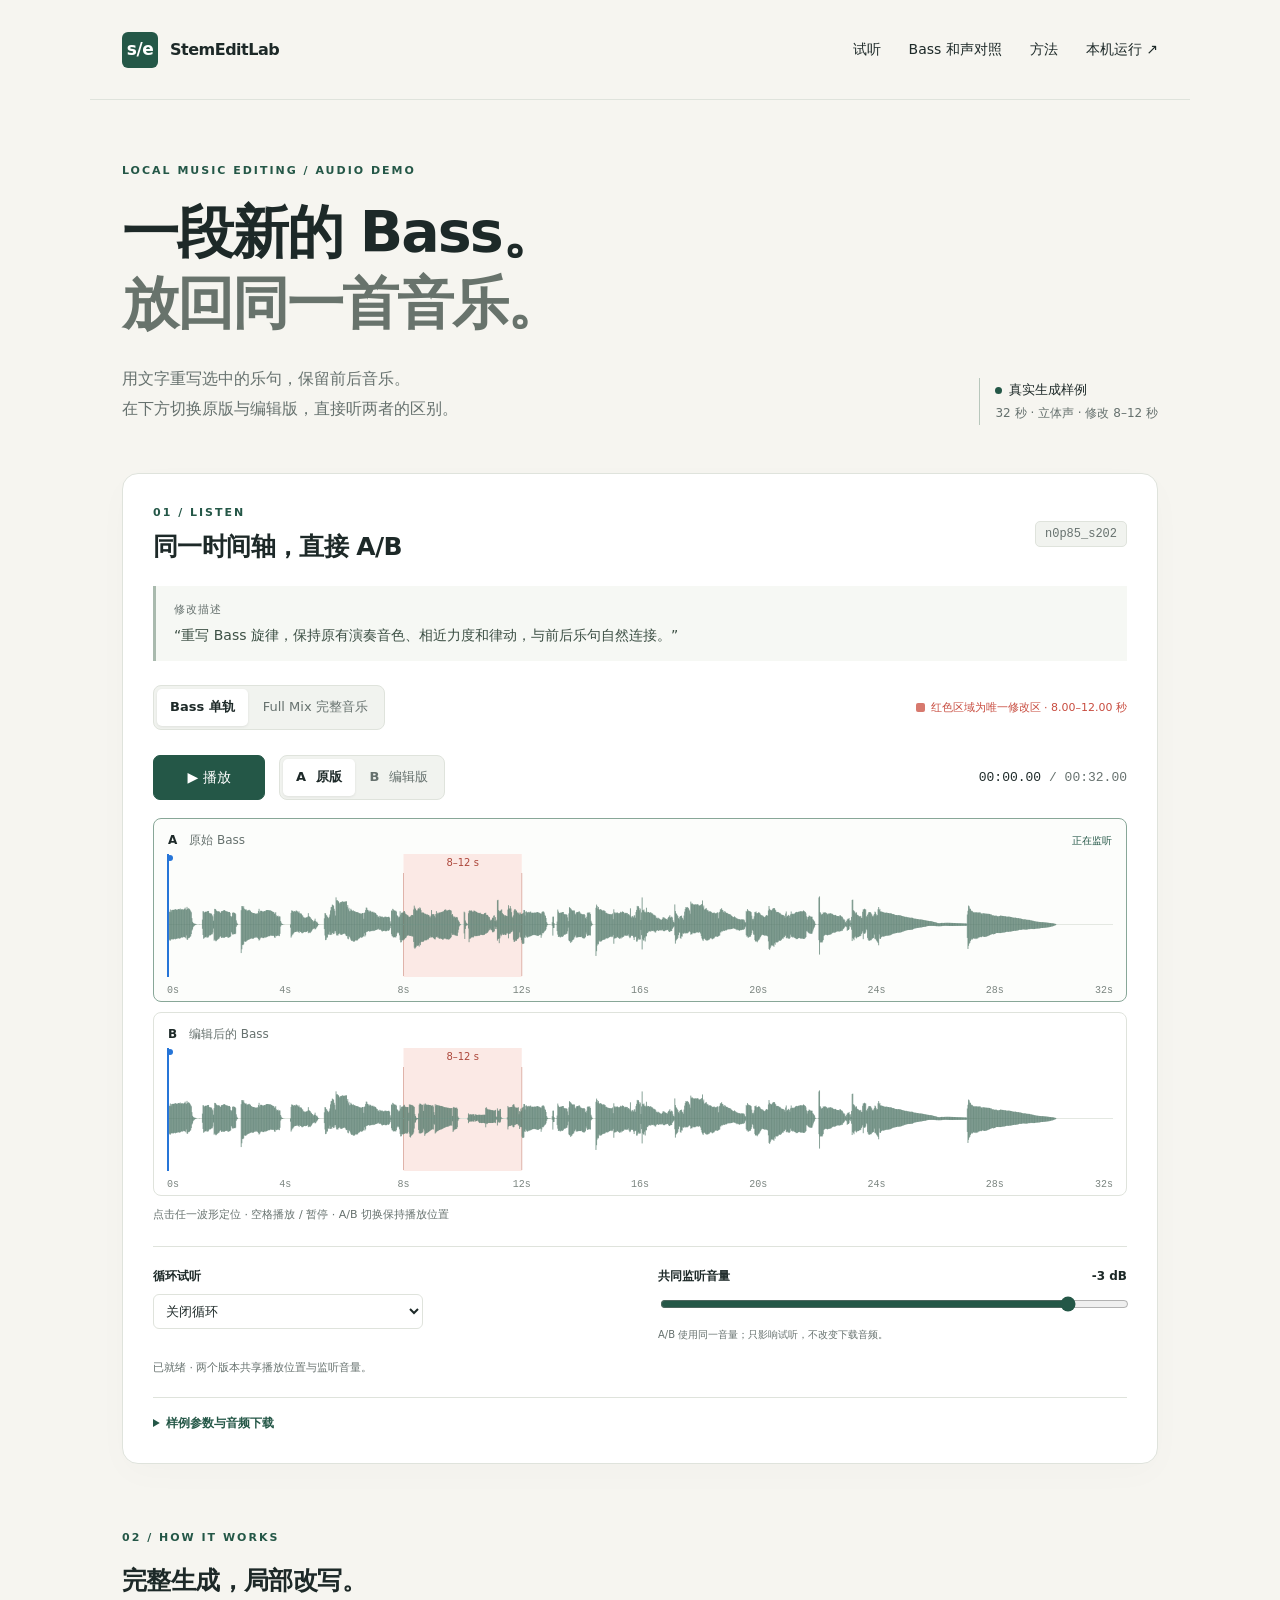
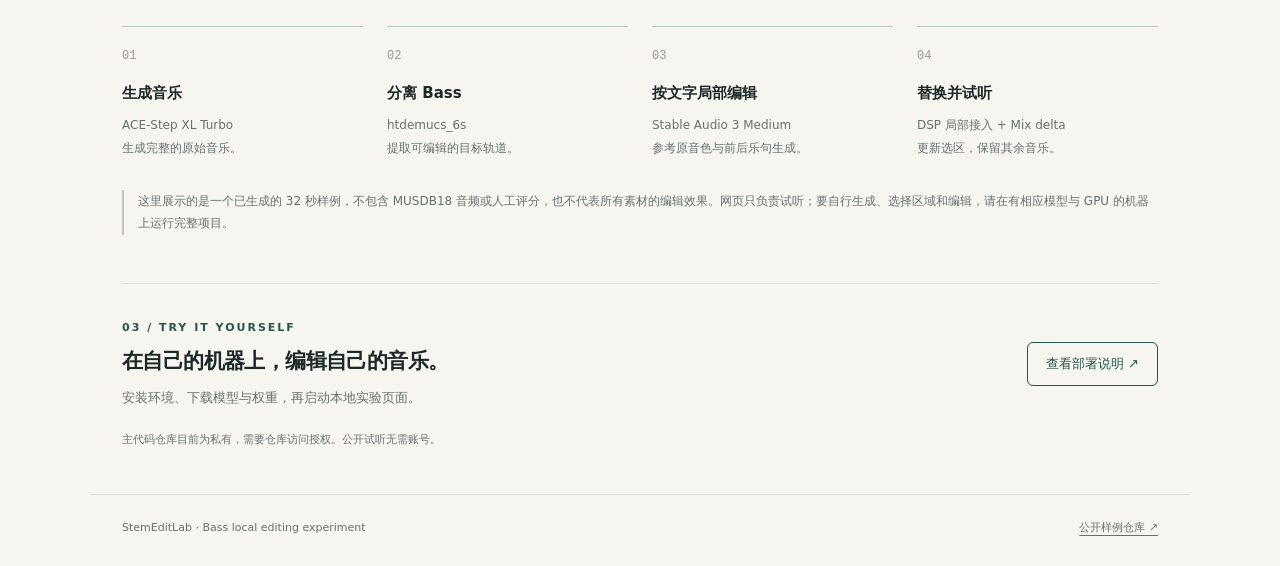
<file: index.html>
<!doctype html>
<html lang="zh-CN">
<head>
  <meta charset="utf-8">
  <meta name="viewport" content="width=device-width, initial-scale=1">
  <meta name="description" content="试听 StemEditLab 的真实 Bass 局部生成编辑：同一时间轴比较原版与编辑版，以及完整混音。">
  <title>StemEditLab · 听见局部编辑</title>
  <link rel="stylesheet" href="./style.css">
  <script src="./app.js" defer></script>
</head>
<body>
  <header class="site-header wrap">
    <a class="brand" href="./"><span class="brand-mark" aria-hidden="true">s/e</span> StemEditLab</a>
    <nav aria-label="主导航"><a href="#listen">试听</a><a href="./bass-harmony/">Bass 和声对照</a><a href="#method">方法</a><a href="https://github.com/ln23415/StemEditLab#readme">本机运行 ↗</a></nav>
  </header>
  <main class="wrap">
    <section class="intro" aria-labelledby="page-title">
      <p class="eyebrow">LOCAL MUSIC EDITING / AUDIO DEMO</p>
      <h1 id="page-title">一段新的 Bass。<br><span>放回同一首音乐。</span></h1>
      <div class="intro-bottom"><p class="lead">用文字重写选中的乐句，保留前后音乐。<br>在下方切换原版与编辑版，直接听两者的区别。</p><p class="sample-note"><span class="status-dot"></span>真实生成样例<br><span>32 秒 · 立体声 · 修改 8–12 秒</span></p></div>
    </section>

    <section class="listening" id="listen" aria-labelledby="listen-title">
      <div class="panel-heading"><div><p class="eyebrow">01 / LISTEN</p><h2 id="listen-title">同一时间轴，直接 A/B</h2></div><span class="sample-tag">n0p85_s202</span></div>
      <blockquote><span>修改描述</span>“重写 Bass 旋律，保持原有演奏音色、相近力度和律动，与前后乐句自然连接。”</blockquote>
      <div class="mode-row"><div class="segmented" role="group" aria-label="试听内容"><button type="button" data-mode="bass" aria-pressed="true">Bass 单轨</button><button type="button" data-mode="mix" aria-pressed="false">Full Mix 完整音乐</button></div><span class="edit-legend"><i></i>红色区域为唯一修改区 · 8.00–12.00 秒</span></div>
      <div class="transport">
        <button type="button" class="play-button" id="play" disabled><span aria-hidden="true">▶</span> <span id="play-label">加载音频</span></button>
        <div class="segmented ab-switch" role="group" aria-label="当前听到的版本"><button type="button" data-version="a" aria-pressed="true"><b>A</b> 原版</button><button type="button" data-version="b" aria-pressed="false"><b>B</b> 编辑版</button></div>
        <output class="clock" id="clock" aria-label="播放位置">00:00.00 <span>/ 00:32.00</span></output>
      </div>
      <div class="wave-row active" id="row-a"><div class="wave-label"><span><b>A</b> 原始 Bass</span><span class="audible">正在监听</span></div><canvas id="wave-a" height="160" tabindex="0" role="slider" aria-label="A 原版播放位置，左右方向键移动，空格播放暂停" aria-valuemin="0" aria-valuemax="32" aria-valuenow="0"></canvas></div>
      <div class="wave-row" id="row-b"><div class="wave-label"><span><b>B</b> 编辑后的 Bass</span><span class="audible">正在监听</span></div><canvas id="wave-b" height="160" tabindex="0" role="slider" aria-label="B 编辑版播放位置，左右方向键移动，空格播放暂停" aria-valuemin="0" aria-valuemax="32" aria-valuenow="0"></canvas></div>
      <p class="wave-help">点击任一波形定位 · 空格播放 / 暂停 · A/B 切换保持播放位置</p>
      <div class="bottom-controls">
        <div class="loop-control"><label for="loop">循环试听</label><select id="loop"><option value="off">关闭循环</option><option value="selection">修改区 · 8–12 秒</option><option value="left">左边界 · 7–9 秒</option><option value="right">右边界 · 11–13 秒</option><option value="all">整段 · 0–32 秒</option></select></div>
        <div class="gain-control"><label for="gain">共同监听音量 <output id="gain-label">-3 dB</output></label><input id="gain" type="range" min="-18" max="-1" step="0.5" value="-3"><small id="gain-note">A/B 使用同一音量；只影响试听，不改变下载音频。</small></div>
      </div>
      <p id="status" role="status">正在载入真实音频…</p>
      <details class="details"><summary>样例参数与音频下载</summary><div class="detail-content"><dl><div><dt>编辑模型</dt><dd>Stable Audio 3 Medium · post-trained</dd></div><div><dt>生成参数</dt><dd>Seed 202 · init_noise_level 0.85 · 8 steps</dd></div><div><dt>音频条件</dt><dd>原始 Bass 初始化 + 左右各 3 秒上下文 inpainting</dd></div><div><dt>局部替换</dt><dd>选区内短 constant-sum 过渡；Full Mix 由 Bass 差分更新</dd></div></dl><p class="caption-label">实际英文 caption</p><p id="caption" lang="en" class="caption"></p><div id="downloads" class="downloads"></div><p class="fineprint" id="format-note"></p><a href="./sample.json">查看公开样例元数据</a></div></details>
    </section>

    <section class="method" id="method" aria-labelledby="method-title"><p class="eyebrow">02 / HOW IT WORKS</p><h2 id="method-title">完整生成，局部改写。</h2><div class="method-flow"><article><span>01</span><h3>生成音乐</h3><p>ACE-Step XL Turbo<br>生成完整的原始音乐。</p></article><article><span>02</span><h3>分离 Bass</h3><p>htdemucs_6s<br>提取可编辑的目标轨道。</p></article><article><span>03</span><h3>按文字局部编辑</h3><p>Stable Audio 3 Medium<br>参考原音色与前后乐句生成。</p></article><article><span>04</span><h3>替换并试听</h3><p>DSP 局部接入 + Mix delta<br>更新选区，保留其余音乐。</p></article></div><p class="scope-note">这里展示的是一个已生成的 32 秒样例，不包含 MUSDB18 音频或人工评分，也不代表所有素材的编辑效果。网页只负责试听；要自行生成、选择区域和编辑，请在有相应模型与 GPU 的机器上运行完整项目。</p></section>
    <section class="next-step"><div><p class="eyebrow">03 / TRY IT YOURSELF</p><h2>在自己的机器上，编辑自己的音乐。</h2><p>安装环境、下载模型与权重，再启动本地实验页面。</p></div><a class="button-link" href="https://github.com/ln23415/StemEditLab#readme">查看部署说明 ↗</a><p class="repo-note">主代码仓库目前为私有，需要仓库访问授权。公开试听无需账号。</p></section>
  </main>
  <footer class="wrap"><span>StemEditLab · Bass local editing experiment</span><a href="https://github.com/ln23415/StemEditLab-demo">公开样例仓库 ↗</a></footer>
</body>
</html>
</file>
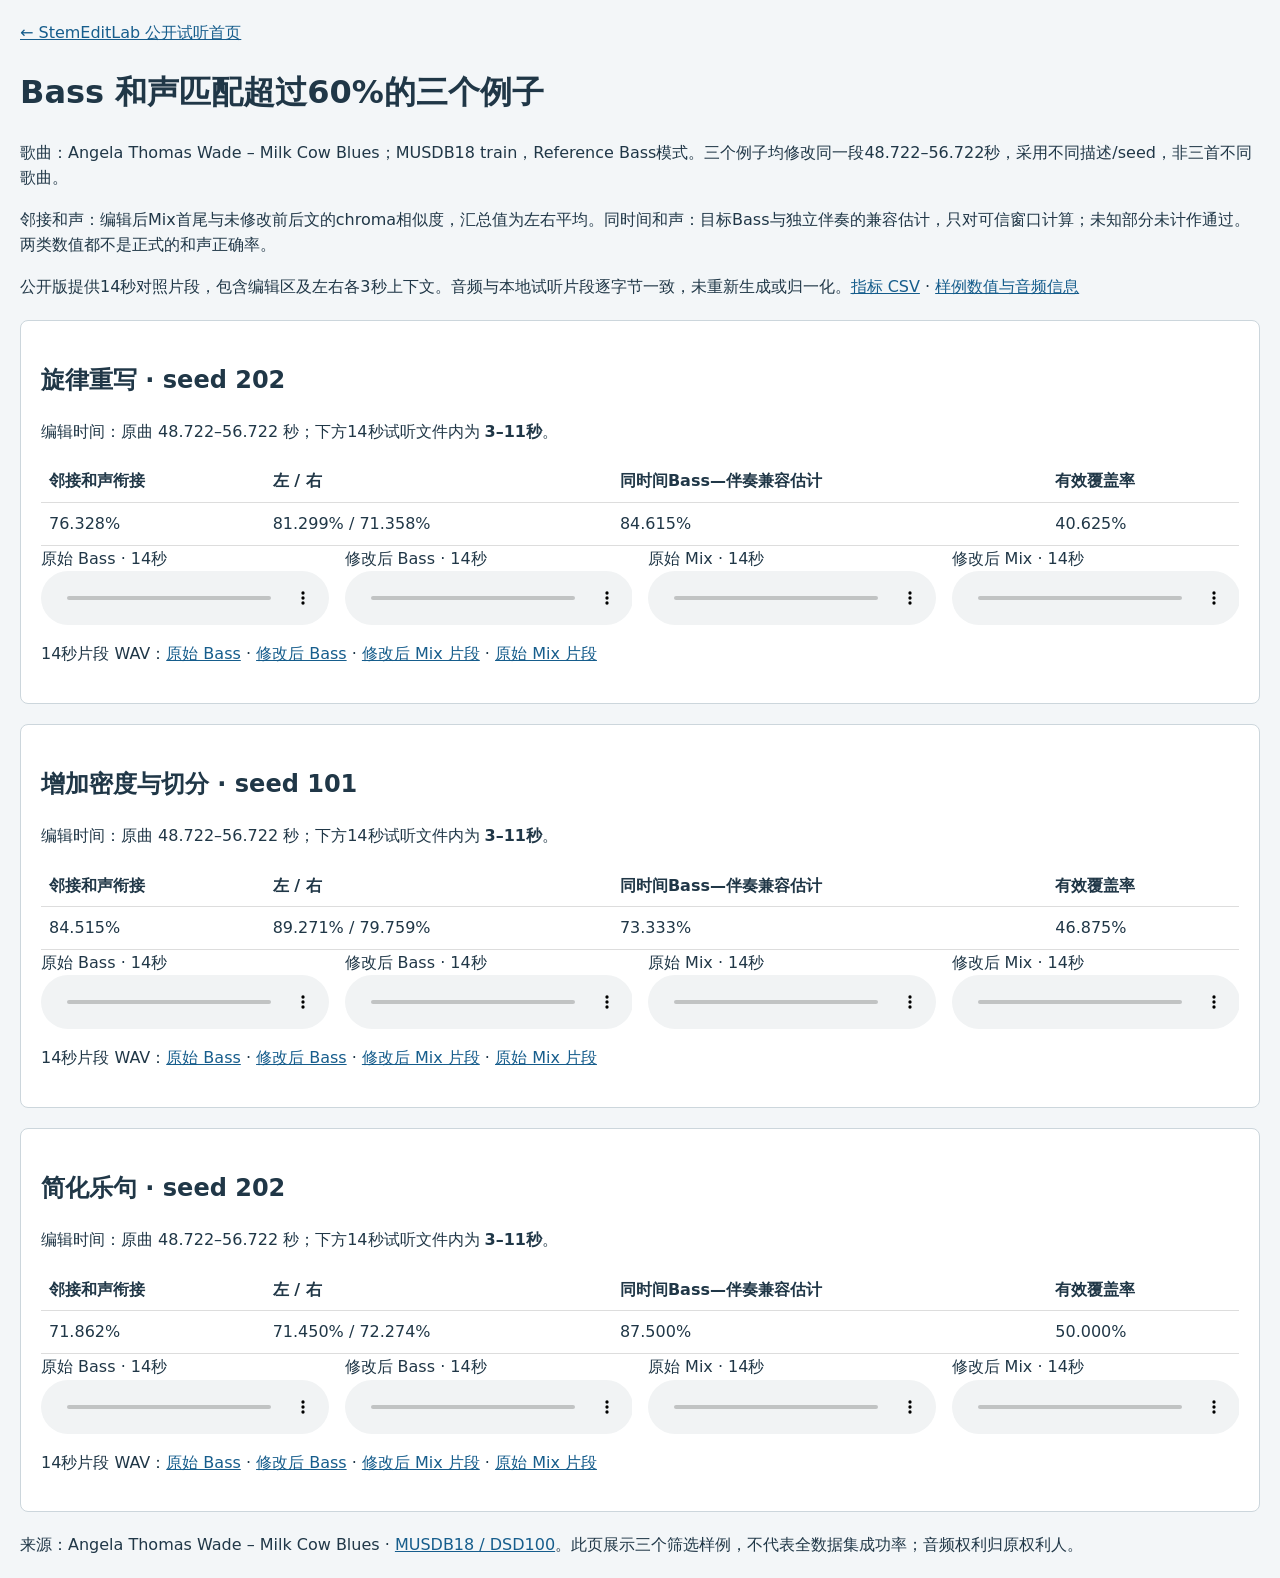
<file: bass-harmony/index.html>
<!doctype html><html lang="zh-CN"><meta charset="utf-8"><meta name="viewport" content="width=device-width,initial-scale=1"><title>Bass 和声匹配音频例子</title><style>body{font:16px/1.6 system-ui;margin:20px;color:#203747;background:#f3f6f8}section{background:white;border:1px solid #ccd6dc;border-radius:8px;padding:20px;margin:20px 0}table{border-collapse:collapse;width:100%}th,td{text-align:left;padding:8px;border-bottom:1px solid #ddd}.audio{display:grid;grid-template-columns:repeat(auto-fit,minmax(260px,1fr));gap:16px}audio{display:block;width:100%}a{color:#165d8c}@media(max-width:600px){body{margin:12px;font-size:15px}section{padding:12px}table{display:block;overflow-x:auto}th,td{min-width:100px}.audio{grid-template-columns:1fr}}
</style><nav><a href="../">← StemEditLab 公开试听首页</a></nav><h1>Bass 和声匹配超过60%的三个例子</h1><p>歌曲：Angela Thomas Wade – Milk Cow Blues；MUSDB18 train，Reference Bass模式。三个例子均修改同一段48.722–56.722秒，采用不同描述/seed，非三首不同歌曲。</p><p>邻接和声：编辑后Mix首尾与未修改前后文的chroma相似度，汇总值为左右平均。同时间和声：目标Bass与独立伴奏的兼容估计，只对可信窗口计算；未知部分未计作通过。两类数值都不是正式的和声正确率。</p><p>公开版提供14秒对照片段，包含编辑区及左右各3秒上下文。音频与本地试听片段逐字节一致，未重新生成或归一化。<a href="examples.csv" download>指标 CSV</a> · <a href="examples.json" download>样例数值与音频信息</a></p><section><h2>旋律重写 · seed 202</h2>
<p>编辑时间：原曲 48.722–56.722 秒；下方14秒试听文件内为 <b>3–11秒</b>。</p>
<table><tr><th>邻接和声衔接</th><th>左 / 右</th><th>同时间Bass—伴奏兼容估计</th><th>有效覆盖率</th></tr><tr><td>76.328%</td><td>81.299% / 71.358%</td><td>84.615%</td><td>40.625%</td></tr></table>
<div class="audio"><label>原始 Bass · 14秒<audio controls preload="none" src="preview/original_bass.wav"></audio></label><label>修改后 Bass · 14秒<audio controls preload="none" src="melody_s202/preview_bass.wav"></audio></label><label>原始 Mix · 14秒<audio controls preload="none" src="preview/original_mix.wav"></audio></label><label>修改后 Mix · 14秒<audio controls preload="none" src="melody_s202/preview_mix.wav"></audio></label></div>
<p>14秒片段 WAV：<a href="preview/original_bass.wav" download>原始 Bass</a> · <a href="melody_s202/preview_bass.wav" download>修改后 Bass</a> · <a href="melody_s202/preview_mix.wav" download>修改后 Mix 片段</a> · <a href="preview/original_mix.wav" download>原始 Mix 片段</a></p>
</section><section><h2>增加密度与切分 · seed 101</h2>
<p>编辑时间：原曲 48.722–56.722 秒；下方14秒试听文件内为 <b>3–11秒</b>。</p>
<table><tr><th>邻接和声衔接</th><th>左 / 右</th><th>同时间Bass—伴奏兼容估计</th><th>有效覆盖率</th></tr><tr><td>84.515%</td><td>89.271% / 79.759%</td><td>73.333%</td><td>46.875%</td></tr></table>
<div class="audio"><label>原始 Bass · 14秒<audio controls preload="none" src="preview/original_bass.wav"></audio></label><label>修改后 Bass · 14秒<audio controls preload="none" src="density_s101/preview_bass.wav"></audio></label><label>原始 Mix · 14秒<audio controls preload="none" src="preview/original_mix.wav"></audio></label><label>修改后 Mix · 14秒<audio controls preload="none" src="density_s101/preview_mix.wav"></audio></label></div>
<p>14秒片段 WAV：<a href="preview/original_bass.wav" download>原始 Bass</a> · <a href="density_s101/preview_bass.wav" download>修改后 Bass</a> · <a href="density_s101/preview_mix.wav" download>修改后 Mix 片段</a> · <a href="preview/original_mix.wav" download>原始 Mix 片段</a></p>
</section><section><h2>简化乐句 · seed 202</h2>
<p>编辑时间：原曲 48.722–56.722 秒；下方14秒试听文件内为 <b>3–11秒</b>。</p>
<table><tr><th>邻接和声衔接</th><th>左 / 右</th><th>同时间Bass—伴奏兼容估计</th><th>有效覆盖率</th></tr><tr><td>71.862%</td><td>71.450% / 72.274%</td><td>87.500%</td><td>50.000%</td></tr></table>
<div class="audio"><label>原始 Bass · 14秒<audio controls preload="none" src="preview/original_bass.wav"></audio></label><label>修改后 Bass · 14秒<audio controls preload="none" src="simplify_s202/preview_bass.wav"></audio></label><label>原始 Mix · 14秒<audio controls preload="none" src="preview/original_mix.wav"></audio></label><label>修改后 Mix · 14秒<audio controls preload="none" src="simplify_s202/preview_mix.wav"></audio></label></div>
<p>14秒片段 WAV：<a href="preview/original_bass.wav" download>原始 Bass</a> · <a href="simplify_s202/preview_bass.wav" download>修改后 Bass</a> · <a href="simplify_s202/preview_mix.wav" download>修改后 Mix 片段</a> · <a href="preview/original_mix.wav" download>原始 Mix 片段</a></p>
</section><footer><p>来源：Angela Thomas Wade – Milk Cow Blues · <a href="https://sigsep.github.io/datasets/musdb.html">MUSDB18 / DSD100</a>。此页展示三个筛选样例，不代表全数据集成功率；音频权利归原权利人。</p></footer><script>document.querySelectorAll("audio").forEach(audio=>audio.addEventListener("play",()=>document.querySelectorAll("audio").forEach(other=>{if(other!==audio)other.pause()})));</script></html>
</file>
<file: style.css>
:root{color-scheme:light;--ink:#1d2928;--muted:#66716e;--paper:#f6f5f0;--panel:#fff;--line:#dfe3dc;--green:#245747;--red:#c84d40;--blue:#2675d8}*{box-sizing:border-box}html{scroll-behavior:smooth;scroll-padding-top:24px}body{margin:0;background:var(--paper);color:var(--ink);font:16px/1.6 system-ui,-apple-system,BlinkMacSystemFont,"Segoe UI","Noto Sans SC",sans-serif}.wrap{max-width:1100px;margin:auto;padding-inline:32px}a{color:inherit;text-underline-offset:4px}button,input,select{font:inherit}button,a,input,select,summary,canvas{touch-action:manipulation}button,select{cursor:pointer}button:focus-visible,a:focus-visible,summary:focus-visible,canvas:focus-visible,input:focus-visible,select:focus-visible{outline:3px solid var(--blue);outline-offset:4px}button:disabled{opacity:.55;cursor:wait}.site-header{height:100px;display:flex;align-items:center;justify-content:space-between;border-bottom:1px solid var(--line)}.brand{font-weight:750;text-decoration:none;letter-spacing:-.5px;display:flex;gap:12px;align-items:center}.brand-mark{display:inline-flex;background:var(--green);color:white;width:36px;height:36px;border-radius:6px;align-items:center;justify-content:center;font-size:17px}.site-header nav{display:flex;gap:28px;font-size:14px}.site-header nav a{text-decoration:none}.site-header nav a:hover{color:var(--green);text-decoration:underline}.intro{padding:62px 0 48px}.eyebrow{font-size:11px;font-weight:750;letter-spacing:2px;color:var(--green);margin:0 0 17px}h1{font-size:clamp(36px,5vw,57px);line-height:1.25;letter-spacing:-2px;margin:0;font-weight:740}h1 span{color:#68736c}.intro-bottom{display:flex;align-items:flex-end;justify-content:space-between;gap:25px;margin-top:25px}.lead{color:var(--muted);margin:0;line-height:1.9}.sample-note{font-size:13px;margin:0;line-height:1.8;padding-left:15px;border-left:1px solid #b8c7bc}.sample-note>span:last-child{color:var(--muted);font-size:12px}.status-dot{display:inline-block;width:7px;height:7px;background:var(--green);border-radius:50%;margin-right:7px}.listening{background:var(--panel);border:1px solid var(--line);border-radius:16px;padding:30px;box-shadow:0 10px 35px #243c2d05}.panel-heading{display:flex;align-items:center;justify-content:space-between;gap:20px}.panel-heading .eyebrow{margin-bottom:8px}h2{font-size:25px;line-height:1.4;margin:0;letter-spacing:-.6px}.sample-tag{font:12px ui-monospace,monospace;background:#f1f3ef;border:1px solid var(--line);padding:5px 9px;border-radius:5px;color:var(--muted)}blockquote{margin:22px 0 24px;padding:15px 18px;border-left:3px solid #a9baae;background:#f6f8f4;font-size:14px;color:#3c4f44}blockquote span{display:block;color:var(--muted);font-size:11px;margin-bottom:5px;letter-spacing:1px}.mode-row{display:flex;justify-content:space-between;align-items:center;gap:16px;flex-wrap:wrap}.segmented{display:inline-flex;background:#f1f3ef;border:1px solid var(--line);border-radius:8px;padding:3px;gap:2px}.segmented button{border:0;border-radius:5px;background:transparent;color:var(--muted);padding:8px 13px;font-size:13px;white-space:nowrap}.segmented button[aria-pressed=true]{background:white;color:var(--ink);box-shadow:0 1px 3px #00000014;font-weight:650}.edit-legend{font-size:11px;color:var(--red);display:flex;align-items:center;gap:6px}.edit-legend i{width:9px;height:9px;background:#d7796e;border-radius:2px}.transport{display:flex;align-items:center;gap:14px;margin:25px 0 18px}.play-button{padding:10px 17px;background:var(--green);color:white;border:1px solid var(--green);border-radius:7px;min-width:112px;font-size:14px}.play-button:hover{background:#194235}.ab-switch b{margin-right:5px}.clock{margin-left:auto;font:13px ui-monospace,monospace;white-space:nowrap}.clock span{color:var(--muted)}.wave-row{border:1px solid var(--line);border-radius:8px;margin-top:10px;padding:12px 13px 3px;transition:border-color .15s,background .15s}.wave-row.active{border-color:#88a798;background:#fcfdfb}.wave-label{font-size:12px;display:flex;justify-content:space-between;align-items:center;padding:0 1px 4px;color:var(--muted)}.wave-label b{color:var(--ink);margin-right:8px}.audible{color:var(--green);font-size:10px;visibility:hidden}.active .audible{visibility:visible}canvas{display:block;width:100%;height:144px;cursor:crosshair}.wave-help{font-size:11px;color:var(--muted);margin:10px 0 22px}.bottom-controls{display:grid;grid-template-columns:1fr 1fr;gap:36px;border-top:1px solid var(--line);padding-top:20px}.loop-control label,.gain-control label{display:block;font-size:12px;font-weight:600;margin-bottom:8px}.loop-control select{width:100%;max-width:270px;border:1px solid var(--line);border-radius:6px;background:#fff;padding:8px;color:var(--ink);font-size:13px}.gain-control label{display:flex;justify-content:space-between}.gain-control input{width:100%;accent-color:var(--green)}.gain-control small{display:block;color:var(--muted);font-size:10px;line-height:1.7;margin-top:6px}#status{font-size:11px;min-height:1.8em;color:var(--muted);margin:16px 0 0}#status.error{color:#aa3025}.details{margin-top:18px;border-top:1px solid var(--line);padding-top:16px;font-size:12px}.details summary{cursor:pointer;color:var(--green);font-weight:600}.detail-content{padding-top:12px}.detail-content dl{margin:0;display:grid;grid-template-columns:1fr 1fr;gap:14px 20px}.detail-content dt{color:var(--muted);font-size:11px}.detail-content dd{margin:3px 0 0}.caption-label{color:var(--muted);font-size:11px;margin:20px 0 5px}.caption{font-size:12px;line-height:1.8;background:#f6f7f4;border-radius:4px;padding:12px;margin:0;overflow-wrap:anywhere}.downloads{display:flex;gap:12px;flex-wrap:wrap;margin-top:18px}.downloads a{border:1px solid var(--line);padding:6px 10px;border-radius:4px;text-decoration:none}.downloads a:hover{background:#f3f5f0}.fineprint{color:var(--muted);font-size:11px;line-height:1.8}.method{padding:65px 0 0}.method-flow{display:grid;grid-template-columns:repeat(4,1fr);gap:24px;margin-top:28px}.method-flow article{border-top:1px solid #b7c7ba;padding-top:14px}.method-flow article>span{font:12px ui-monospace,monospace;color:#8e9c91}.method-flow h3{font-size:15px;margin:14px 0 9px}.method-flow p{font-size:12px;line-height:1.9;color:var(--muted);margin:0}.scope-note{border-left:2px solid #bac7b9;padding-left:14px;color:var(--muted);font-size:12px;line-height:1.9;margin:30px 0 0}.next-step{display:grid;grid-template-columns:1fr auto;align-items:center;gap:10px 30px;border-top:1px solid var(--line);margin-top:48px;padding:35px 0 45px}.next-step h2{font-size:21px}.next-step p:not(.eyebrow){font-size:13px;color:var(--muted);margin:12px 0 0}.next-step .eyebrow{margin-bottom:10px}.button-link{border:1px solid var(--green);border-radius:6px;padding:11px 18px;font-size:13px;color:var(--green);text-decoration:none;white-space:nowrap}.button-link:hover{background:var(--green);color:white}.repo-note{grid-column:1/-1!important;font-size:11px!important}footer{display:flex;justify-content:space-between;border-top:1px solid var(--line);padding-top:24px!important;padding-bottom:30px!important;font-size:11px;color:var(--muted)}@media(max-width:700px){.wrap{padding-inline:20px}.site-header{height:78px}.site-header nav{gap:15px;font-size:12px}.brand{font-size:14px;gap:7px}.brand-mark{width:29px;height:29px;font-size:14px}.intro{padding:40px 0 30px}h1{letter-spacing:-1.5px}.intro-bottom{display:block}.sample-note{margin-top:20px}.lead{font-size:14px}.listening{padding:20px 15px;border-radius:12px}.panel-heading{gap:10px}h2{font-size:21px}.sample-tag{font-size:10px;padding:4px 5px}blockquote{padding:12px;font-size:12px}.transport{gap:8px;flex-wrap:wrap}.play-button{padding:10px 12px;min-width:90px;font-size:12px}.segmented button{padding:7px 9px;font-size:12px}.clock{font-size:11px}.wave-row{padding:10px 6px 0}canvas{height:120px}.wave-help{font-size:10px}.bottom-controls{grid-template-columns:1fr;gap:20px}.loop-control select{max-width:none}.detail-content dl{grid-template-columns:1fr}.method{padding-top:40px}.method-flow{grid-template-columns:repeat(2,1fr);gap:24px}.next-step{grid-template-columns:1fr;padding:25px 0 32px}.button-link{justify-self:start;margin-top:12px}footer{display:block}footer a{display:block;margin-top:8px}}@media(prefers-reduced-motion:reduce){html{scroll-behavior:auto}*{transition:none!important}}
</file>
